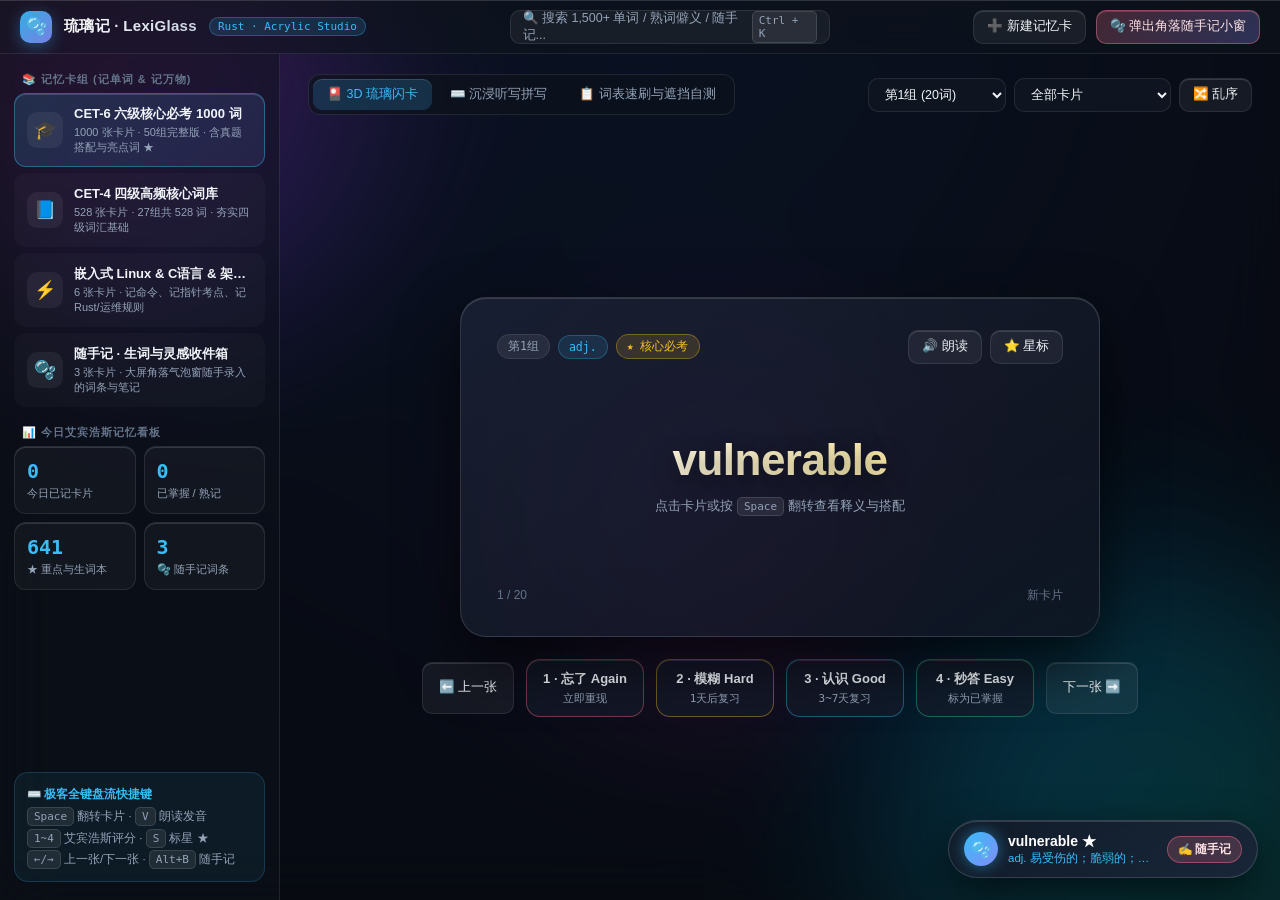
<file: ui/index.html>
<!DOCTYPE html>
<html lang="zh-CN">
<head>
  <meta charset="UTF-8" />
  <meta name="viewport" content="width=device-width, initial-scale=1.0" />
  <title>琉璃记 · LexiGlass — 现代毛玻璃全能记忆工作台</title>
  <link rel="stylesheet" href="styles.css" />
</head>
<body>
  <!-- 网易云音乐 × Codex 极光流体背景层 -->
  <div class="aurora-canvas">
    <div class="aurora-blob b1"></div>
    <div class="aurora-blob b2"></div>
    <div class="aurora-blob b3"></div>
  </div>

  <div class="app-shell">
    <!-- 顶部无边框毛玻璃栏 -->
    <header class="titlebar">
      <div class="brand-group">
        <div class="brand-logo">🫧</div>
        <span class="brand-title">琉璃记 · LexiGlass</span>
        <span class="brand-badge">Rust · Acrylic Studio</span>
      </div>

      <div class="titlebar-center">
        <div class="cmd-search-trigger" id="openCmdPaletteBtn" title="搜索任意四六级单词、熟词僻义或技术卡片">
          <span>🔍 搜索 1,500+ 单词 / 熟词僻义 / 随手记...</span>
          <span class="kbd-tag">Ctrl + K</span>
        </div>
      </div>

      <div class="titlebar-actions">
        <button class="glass-btn" id="openAddCardModalBtn" title="添加单词、命令或任意知识卡片">
          ➕ 新建记忆卡
        </button>
        <button class="glass-btn bubble-launch" id="popoutBubbleWinBtn" title="在大屏幕右下角弹出独立置顶的「随手记」毛玻璃气泡小窗">
          🫧 弹出角落随手记小窗
        </button>
      </div>
    </header>

    <!-- 主工作台 -->
    <div class="workspace">
      <!-- 左侧卡组与统计导航 -->
      <aside class="sidebar">
        <div>
          <div class="sidebar-section-title">
            <span>📚 记忆卡组 (记单词 & 记万物)</span>
          </div>
          <div class="deck-list" id="deckListContainer"></div>
        </div>

        <div>
          <div class="sidebar-section-title">
            <span>📊 今日艾宾浩斯记忆看板</span>
          </div>
          <div class="stats-grid">
            <div class="stat-card">
              <div class="stat-value" id="statTodayCount">0</div>
              <div class="stat-label">今日已记卡片</div>
            </div>
            <div class="stat-card">
              <div class="stat-value" id="statMasteredCount">0</div>
              <div class="stat-label">已掌握 / 熟记</div>
            </div>
            <div class="stat-card">
              <div class="stat-value" id="statStarredCount">0</div>
              <div class="stat-label">★ 重点与生词本</div>
            </div>
            <div class="stat-card">
              <div class="stat-value" id="statJotCount">0</div>
              <div class="stat-label">🫧 随手记词条</div>
            </div>
          </div>
        </div>

        <div style="margin-top: auto; padding: 12px; border-radius: 14px; background: rgba(56,189,248,0.07); border: 1px solid rgba(56,189,248,0.2); font-size: 11.5px; color: var(--text-secondary); line-height: 1.6;">
          <div style="color: var(--accent-cyan); font-weight: 600; margin-bottom: 4px;">⌨️ 极客全键盘流快捷键</div>
          <div><span class="kbd-tag">Space</span> 翻转卡片 · <span class="kbd-tag">V</span> 朗读发音</div>
          <div style="margin-top: 3px;"><span class="kbd-tag">1~4</span> 艾宾浩斯评分 · <span class="kbd-tag">S</span> 标星 ★</div>
          <div style="margin-top: 3px;"><span class="kbd-tag">←/→</span> 上一张/下一张 · <span class="kbd-tag">Alt+B</span> 随手记</div>
        </div>
      </aside>

      <!-- 右侧核心训练舞台 -->
      <main class="main-stage">
        <div class="stage-toolbar">
          <div class="mode-tabs">
            <button class="mode-tab active" data-mode="flashcard">🎴 3D 琉璃闪卡</button>
            <button class="mode-tab" data-mode="dictation">⌨️ 沉浸听写拼写</button>
            <button class="mode-tab" data-mode="grid">📋 词表速刷与遮挡自测</button>
          </div>

          <div class="filter-controls">
            <select class="glass-select" id="groupSelect"></select>
            <select class="glass-select" id="filterSelect">
              <option value="all">全部卡片</option>
              <option value="starred">★ 仅看重点/星标词</option>
              <option value="learning">🔥 待复习 / 模糊词</option>
              <option value="mastered">✅ 已掌握</option>
            </select>
            <button class="glass-btn" id="shuffleCardsBtn" title="乱序洗牌当前组">🔀 乱序</button>
          </div>
        </div>

        <!-- 模式 1：3D 琉璃闪卡 -->
        <section class="flashcard-arena" id="flashcardPanel">
          <div class="card-perspective">
            <div class="glass-flashcard" id="mainFlashcard">
              <!-- 正面 -->
              <div class="flashcard-face flashcard-front">
                <div class="card-top-bar">
                  <div class="card-badges">
                    <span class="pill-badge" id="cardGroupBadge">第1组</span>
                    <span class="pill-badge pos" id="cardPosBadge">adj.</span>
                    <span class="pill-badge star" id="cardStarBadge" style="display:none;">★ 核心必考</span>
                  </div>
                  <div style="display:flex; gap:8px;">
                    <button class="glass-btn" id="speakWordBtn" title="真题发音 (快捷键 V)">🔊 朗读</button>
                    <button class="glass-btn" id="toggleStarBtn" title="加入/取消重点星标 (快捷键 S)">⭐ 星标</button>
                  </div>
                </div>

                <div class="card-center-content">
                  <div class="word-main" id="cardFrontText">vulnerable</div>
                  <div style="margin-top: 12px; font-size: 13px; color: var(--text-secondary);" id="cardFrontHint">
                    点击卡片或按 <span class="kbd-tag">Space</span> 翻转查看释义与搭配
                  </div>
                </div>

                <div class="card-bottom-bar">
                  <span id="cardProgressText">1 / 20</span>
                  <span id="cardStatusText">状态：新词</span>
                </div>
              </div>

              <!-- 背面 -->
              <div class="flashcard-face flashcard-back">
                <div class="card-top-bar">
                  <div class="card-badges">
                    <span class="pill-badge pos" id="cardBackPosBadge">adj.</span>
                    <span class="pill-badge" id="cardIntervalBadge">复习间隔: 今日</span>
                  </div>
                  <button class="glass-btn" id="speakWordBackBtn">🔊 再听一遍</button>
                </div>

                <div class="card-center-content">
                  <div style="font-size: 26px; font-weight: 700; color: #fff;" id="cardBackWord">vulnerable</div>
                  <div class="meaning-main" id="cardBackMeaning">易受伤的；脆弱的；易受影响的（be vulnerable to）</div>
                  <div class="card-note-box" id="cardBackNote" style="display:none;"></div>
                </div>

                <div class="card-bottom-bar">
                  <span>按数字键 <span class="kbd-tag">1</span> ~ <span class="kbd-tag">4</span> 记录记忆程度</span>
                  <span>SM-2 艾宾浩斯智能调度</span>
                </div>
              </div>
            </div>
          </div>

          <!-- 底部艾宾浩斯四档反馈栏 -->
          <div class="rating-bar">
            <button class="glass-btn" id="prevCardBtn" style="height:52px; padding:0 16px;">⬅️ 上一张</button>
            <button class="rate-btn again" data-grade="1">
              <span class="rate-title">1 · 忘了 Again</span>
              <span class="rate-sub">立即重现</span>
            </button>
            <button class="rate-btn hard" data-grade="2">
              <span class="rate-title">2 · 模糊 Hard</span>
              <span class="rate-sub">1天后复习</span>
            </button>
            <button class="rate-btn good" data-grade="3">
              <span class="rate-title">3 · 认识 Good</span>
              <span class="rate-sub">3~7天复习</span>
            </button>
            <button class="rate-btn easy" data-grade="4">
              <span class="rate-title">4 · 秒答 Easy</span>
              <span class="rate-sub">标为已掌握</span>
            </button>
            <button class="glass-btn" id="nextCardBtn" style="height:52px; padding:0 16px;">下一张 ➡️</button>
          </div>
        </section>

        <!-- 模式 2：沉浸听写拼写模式 -->
        <section class="dictation-panel" id="dictationPanel">
          <div class="dictation-box">
            <div class="pill-badge pos" id="dictPosBadge" style="display:inline-block; margin-bottom:12px;">adj.</div>
            <div style="font-size: 24px; font-weight: 700; color: #fff;" id="dictMeaningText">
              易受伤的；脆弱的；易受影响的
            </div>
            <div style="margin-top: 10px;">
              <button class="glass-btn" id="dictSpeakBtn">🔊 播放单词发音</button>
              <button class="glass-btn" id="dictHintBtn">💡 提示首字母</button>
            </div>
            <input type="text" class="dictation-input" id="dictInput" placeholder="输入英文单词或命令后按 Enter 校验..." autocomplete="off" />
            <div id="dictFeedback" style="margin-top: 14px; font-size: 14px; min-height: 22px;"></div>
          </div>
        </section>

        <!-- 模式 3：瀑布流词表与遮挡自测 -->
        <section class="grid-panel" id="gridPanel">
          <div style="display:flex; gap:10px; margin-bottom:12px;">
            <button class="glass-btn" id="maskMeaningBtn">🙈 遮住中文释义自测（悬停显示）</button>
            <button class="glass-btn" id="maskWordBtn">🙈 遮住正面默写（悬停显示）</button>
          </div>
          <div class="vocab-table-scroll">
            <table class="vocab-table">
              <thead>
                <tr>
                  <th style="width: 60px;">#</th>
                  <th style="width: 240px;">正面（单词 / 问题 / 命令）</th>
                  <th style="width: 90px;">词性/分类</th>
                  <th>背面（中文释义 / 详解 / 搭配）</th>
                  <th style="width: 100px;">状态</th>
                </tr>
              </thead>
              <tbody id="vocabTableBody"></tbody>
            </table>
          </div>
        </section>
      </main>
    </div>
  </div>

  <!-- ===== 大屏角落「随手记」悬浮气泡组件（内嵌联动 + 可独立弹出角落窗口） ===== -->
  <div class="corner-bubble-dock" id="cornerBubbleDock">
    <!-- 展开态：随手记毛玻璃输入浮层 -->
    <div class="bubble-popover" id="bubblePopover">
      <div class="popover-header">
        <div class="popover-title">
          <span>🫧 随手记 · Quick Jot</span>
          <span class="brand-badge">自动查词 & 记万物</span>
        </div>
        <div style="display:flex; gap:6px;">
          <button class="glass-btn" id="openStandaloneBubbleBtn" style="height:26px; padding:0 8px; font-size:11px;" title="弹出为大屏右下角独立小窗口">↗ 独立窗</button>
          <button class="glass-btn" id="closePopoverBtn" style="height:26px; padding:0 8px; font-size:11px;">✕</button>
        </div>
      </div>

      <div class="jot-form">
        <input type="text" class="jot-input" id="jotWordInput" placeholder="输入生词(自动补全释义) 或 任意笔记/命令..." autocomplete="off" />
        <input type="text" class="jot-input" id="jotTransInput" placeholder="释义 / 备注（若填四六级词会自动匹配）" autocomplete="off" />
        <div class="jot-row">
          <select class="glass-select" id="jotTagSelect" style="flex:1; height:32px;">
            <option value="#六级生词">#六级生词</option>
            <option value="#熟词僻义">#熟词僻义</option>
            <option value="#Linux与C语言">#Linux与C语言</option>
            <option value="#灵感与待办">#灵感与待办</option>
          </select>
          <button class="glass-btn primary" id="saveJotBtn" style="height:32px;">➕ 随手记下</button>
        </div>
      </div>

      <div style="font-size: 11px; color: var(--text-muted); display:flex; justify-content:space-between;">
        <span>最近随手记（点击 🔊 发音 / ➕ 转入闪卡）</span>
        <span id="jotTotalBadge">0 条</span>
      </div>
      <div class="jot-list" id="jotListContainer"></div>
    </div>

    <!-- 折叠态：大屏角落迷你单词漫游胶囊 -->
    <div class="bubble-mini-pill" id="bubbleMiniPill" title="点击展开「随手记」面板，或点击词条切换下一个">
      <div class="orb-pulse">🫧</div>
      <div class="ticker-content" id="bubbleTickerArea">
        <div class="ticker-word" id="tickerWord">unprecedented ★</div>
        <div class="ticker-meaning" id="tickerMeaning">adj. 史无前例的；空前的</div>
      </div>
      <button class="pill-quick-btn" id="toggleJotPopoverBtn">✍️ 随手记</button>
    </div>
  </div>

  <!-- ===== 模态框 1：Ctrl+K 全局搜索面板 ===== -->
  <div class="modal-backdrop" id="cmdModal">
    <div class="modal-glass">
      <div style="display:flex; justify-content:space-between; align-items:center;">
        <span style="font-weight:700; font-size:15px;">🔍 全局检索（1,534 张四六级词汇与技术卡）</span>
        <button class="glass-btn" id="closeCmdModalBtn" style="height:28px;">ESC</button>
      </div>
      <input type="text" class="jot-input" id="cmdSearchInput" placeholder="输入英文单词、中文意思或 Linux/C语言关键词..." style="font-size:15px; padding:12px;" />
      <div class="jot-list" id="cmdSearchResults" style="max-height: 320px;"></div>
    </div>
  </div>

  <!-- ===== 模态框 2：新建任意记忆卡（记单词 / 记命令 / 记其它） ===== -->
  <div class="modal-backdrop" id="addCardModal">
    <div class="modal-glass">
      <div style="display:flex; justify-content:space-between; align-items:center;">
        <span style="font-weight:700; font-size:15px;">➕ 新建记忆卡片（记单词 / 记技术 / 记万物）</span>
        <button class="glass-btn" id="closeAddCardModalBtn" style="height:28px;">✕</button>
      </div>
      <select class="glass-select" id="newCardDeckSelect" style="width:100%; height:38px;"></select>
      <input type="text" class="jot-input" id="newCardFront" placeholder="卡片正面：英文单词 / 技术问题 / Linux命令" />
      <input type="text" class="jot-input" id="newCardPos" placeholder="词性或分类标签（如 adj. / C语言 / 运维规则）" />
      <input type="text" class="jot-input" id="newCardBack" placeholder="卡片背面：中文释义 / 答案详解" />
      <input type="text" class="jot-input" id="newCardNote" placeholder="补充笔记 / 真题搭配 / 代码示例（选填）" />
      <div style="display:flex; justify-content:flex-end; gap:10px; margin-top:6px;">
        <button class="glass-btn primary" id="confirmAddCardBtn">💾 保存到卡组</button>
      </div>
    </div>
  </div>

  <script src="data/builtin_decks.js"></script>
  <script src="app.js"></script>
</body>
</html>
</file>
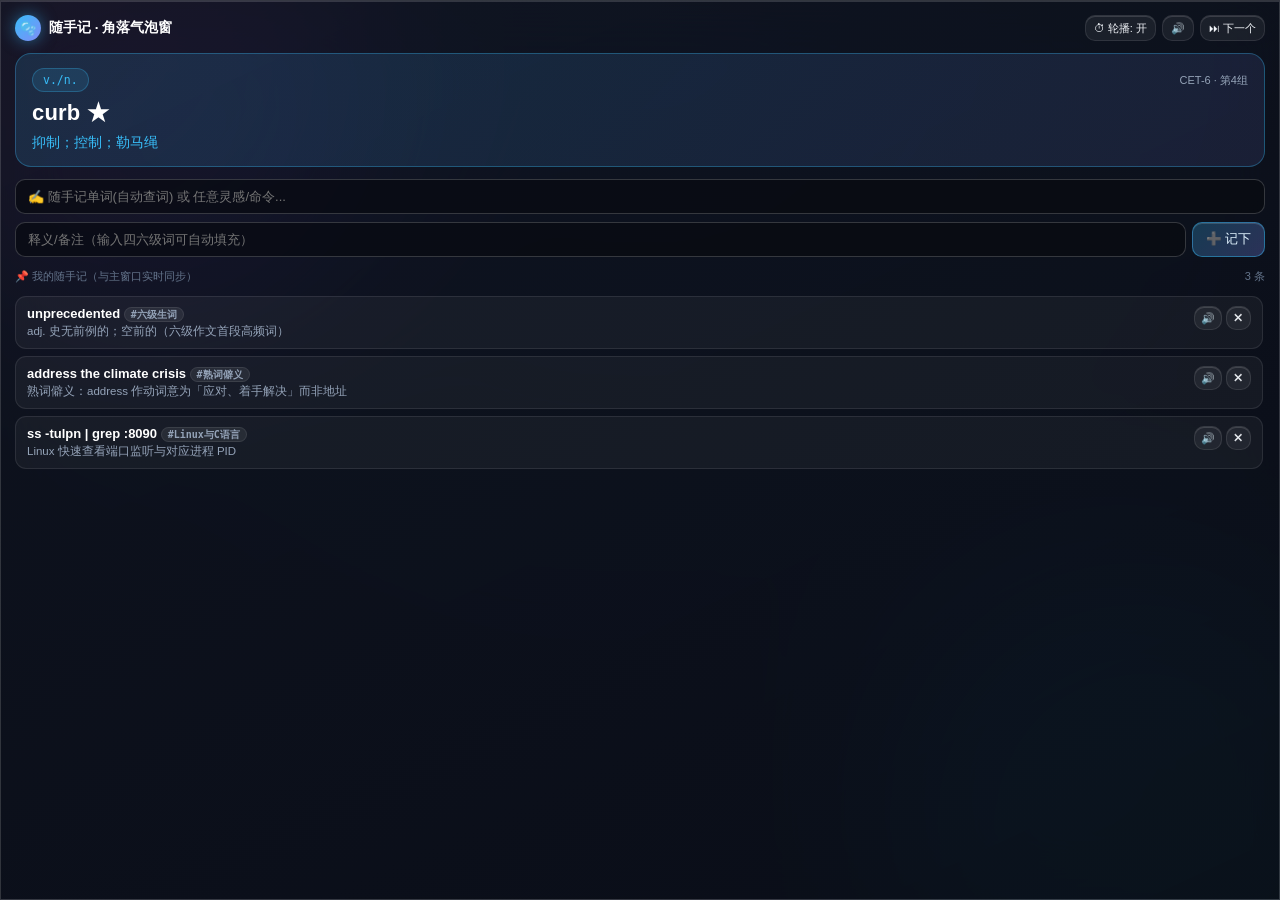
<file: ui/bubble.html>
<!DOCTYPE html>
<html lang="zh-CN">
<head>
  <meta charset="UTF-8" />
  <meta name="viewport" content="width=device-width, initial-scale=1.0" />
  <title>随手记 · LexiGlass 大屏角落气泡窗</title>
  <link rel="stylesheet" href="styles.css" />
  <style>
    body {
      background: transparent;
      display: flex;
      flex-direction: column;
      height: 100vh;
      padding: 0;
    }
    .bubble-win-shell {
      flex: 1;
      display: flex;
      flex-direction: column;
      background: linear-gradient(155deg, rgba(16, 21, 33, 0.90), rgba(10, 14, 24, 0.95));
      backdrop-filter: blur(28px) saturate(190%);
      -webkit-backdrop-filter: blur(28px) saturate(190%);
      border: 1px solid rgba(255, 255, 255, 0.16);
      box-shadow: inset 0 1px 0 rgba(255, 255, 255, 0.15);
      padding: 14px;
      gap: 12px;
      overflow: hidden;
    }
    .mini-card-stage {
      padding: 14px 16px;
      border-radius: 16px;
      background: linear-gradient(135deg, rgba(56, 189, 248, 0.14), rgba(129, 140, 248, 0.12));
      border: 1px solid rgba(56, 189, 248, 0.32);
      display: flex;
      flex-direction: column;
      gap: 6px;
      cursor: pointer;
      transition: all 0.2s;
    }
    .mini-card-stage:hover {
      border-color: rgba(56, 189, 248, 0.6);
    }
  </style>
</head>
<body>
  <div class="aurora-canvas">
    <div class="aurora-blob b1"></div>
    <div class="aurora-blob b2"></div>
  </div>

  <div class="bubble-win-shell">
    <!-- 顶部拖拽与控制栏 -->
    <div style="display:flex; align-items:center; justify-content:space-between; -webkit-app-region: drag;">
      <div style="display:flex; align-items:center; gap:8px;">
        <div class="orb-pulse" style="width:26px; height:26px; font-size:13px;">🫧</div>
        <span style="font-size:13.5px; font-weight:700; color:#fff;">随手记 · 角落气泡窗</span>
      </div>
      <div style="display:flex; gap:6px; -webkit-app-region: no-drag;">
        <button class="glass-btn" id="bAutoPlayBtn" style="height:26px; padding:0 8px; font-size:11px;">⏱ 轮播: 开</button>
        <button class="glass-btn" id="bSpeakBtn" style="height:26px; padding:0 8px; font-size:11px;">🔊</button>
        <button class="glass-btn" id="bNextWordBtn" style="height:26px; padding:0 8px; font-size:11px;">⏭ 下一个</button>
      </div>
    </div>

    <!-- 角落单词漫游胶囊（点击切换释义模糊/清晰，悬停记单词） -->
    <div class="mini-card-stage" id="bMiniStage" title="点击朗读并切换下一个六级核心词">
      <div style="display:flex; justify-content:space-between; align-items:center;">
        <span class="pill-badge pos" id="bPos">adj.</span>
        <span style="font-size:11px; color:var(--text-secondary);" id="bGroup">CET-6 · 第1组</span>
      </div>
      <div style="font-size:22px; font-weight:800; color:#fff; letter-spacing:0.2px;" id="bWord">vulnerable ★</div>
      <div style="font-size:13.5px; color:var(--accent-cyan); font-weight:500;" id="bMeaning">易受伤的；脆弱的；易受影响的（be vulnerable to）</div>
    </div>

    <!-- 随手记极速输入框（记单词 / 记命令 / 记灵感） -->
    <div class="jot-form">
      <input type="text" class="jot-input" id="bJotWord" placeholder="✍️ 随手记单词(自动查词) 或 任意灵感/命令..." autocomplete="off" />
      <div class="jot-row">
        <input type="text" class="jot-input" id="bJotTrans" placeholder="释义/备注（输入四六级词可自动填充）" style="flex:1;" autocomplete="off" />
        <button class="glass-btn primary" id="bSaveJotBtn" style="height:35px; flex-shrink:0;">➕ 记下</button>
      </div>
    </div>

    <!-- 随手记实时列表 -->
    <div style="font-size:11px; color:var(--text-muted); display:flex; justify-content:space-between;">
      <span>📌 我的随手记（与主窗口实时同步）</span>
      <span id="bJotCount">0 条</span>
    </div>
    <div class="jot-list" id="bJotList" style="max-height:none; flex:1;"></div>
  </div>

  <script src="data/builtin_decks.js"></script>
  <script>
    const STORAGE_KEY = "LEXIGLASS_STATE_V1";
    const syncChannel = typeof BroadcastChannel !== "undefined" ? new BroadcastChannel("lexiglass_sync") : null;
    const builtinCards = window.LEXIGLASS_BUILTIN_CARDS || [];

    function loadState() {
      try {
        const raw = localStorage.getItem(STORAGE_KEY);
        if (raw) return JSON.parse(raw);
      } catch (e) {}
      return {
        quick_jots: [
          { id: "jot-1", content: "unprecedented", translation: "adj. 史无前例的；空前的", pos: "adj.", tag: "#六级生词", created_at: "今日" },
          { id: "jot-2", content: "address the crisis", translation: "熟词僻义：address v. 解决、应对（危机）", pos: "v.", tag: "#熟词僻义", created_at: "今日" }
        ]
      };
    }

    let state = loadState();
    let tickerIdx = Math.floor(Math.random() * Math.min(200, builtinCards.length));
    let autoPlay = true;

    function speakText(text) {
      if (!("speechSynthesis" in window)) return;
      window.speechSynthesis.cancel();
      const u = new SpeechSynthesisUtterance(text.replace(/★/g, "").trim());
      u.lang = "en-US";
      u.rate = 0.95;
      window.speechSynthesis.speak(u);
    }

    function renderTicker() {
      if (!builtinCards.length) return;
      const c = builtinCards[tickerIdx % builtinCards.length];
      document.getElementById("bPos").textContent = c.pos || "vocab";
      document.getElementById("bGroup").textContent = (c.deck_id === "cet6-core" ? "CET-6 · " : "") + (c.group_name || "");
      document.getElementById("bWord").textContent = c.front + (c.starred ? " ★" : "");
      document.getElementById("bMeaning").textContent = c.back;
    }

    function renderJots() {
      state = loadState();
      const jots = state.quick_jots || [];
      document.getElementById("bJotCount").textContent = jots.length + " 条";
      const container = document.getElementById("bJotList");
      container.innerHTML = jots.map(j => `
        <div class="jot-card">
          <div class="jot-card-main">
            <div class="jot-card-word">${j.content} <span class="pill-badge" style="font-size:10px; padding:1px 6px;">${j.tag || "#随手记"}</span></div>
            <div class="jot-card-trans">${j.translation}</div>
          </div>
          <div style="display:flex; gap:4px;">
            <button class="glass-btn" style="height:24px; padding:0 6px; font-size:11px;" onclick="speakText('${j.content.replace(/'/g, "")}')">🔊</button>
            <button class="glass-btn" style="height:24px; padding:0 6px; font-size:11px;" onclick="removeJot('${j.id}')">✕</button>
          </div>
        </div>
      `).join("");
    }

    window.removeJot = function(id) {
      state = loadState();
      state.quick_jots = (state.quick_jots || []).filter(j => j.id !== id);
      localStorage.setItem(STORAGE_KEY, JSON.stringify(state));
      if (syncChannel) syncChannel.postMessage({ type: "sync" });
      renderJots();
    };

    document.getElementById("bJotWord").addEventListener("input", (e) => {
      const val = e.target.value.trim().toLowerCase();
      if (!val) return;
      const found = builtinCards.find(c => c.front.toLowerCase() === val);
      if (found) {
        document.getElementById("bJotTrans").value = `${found.pos ? found.pos + " " : ""}${found.back}`;
      }
    });

    function addJot() {
      const wInput = document.getElementById("bJotWord");
      const tInput = document.getElementById("bJotTrans");
      const word = wInput.value.trim();
      if (!word) return;
      let trans = tInput.value.trim();
      if (!trans) {
        const found = builtinCards.find(c => c.front.toLowerCase() === word.toLowerCase());
        trans = found ? `${found.pos || ""} ${found.back}` : "随手记条目";
      }
      state = loadState();
      state.quick_jots = state.quick_jots || [];
      state.quick_jots.unshift({
        id: "jot-" + Date.now(),
        content: word,
        translation: trans,
        pos: "随手记",
        tag: /^[a-zA-Z\s\-]+$/.test(word) ? "#六级生词" : "#随手记",
        created_at: new Date().toLocaleTimeString([], { hour: "2-digit", minute: "2-digit" })
      });
      localStorage.setItem(STORAGE_KEY, JSON.stringify(state));
      if (syncChannel) syncChannel.postMessage({ type: "sync" });
      wInput.value = "";
      tInput.value = "";
      renderJots();
    }

    document.getElementById("bSaveJotBtn").addEventListener("click", addJot);
    document.getElementById("bJotWord").addEventListener("keydown", e => { if (e.key === "Enter") addJot(); });
    document.getElementById("bJotTrans").addEventListener("keydown", e => { if (e.key === "Enter") addJot(); });

    document.getElementById("bNextWordBtn").addEventListener("click", () => {
      tickerIdx = (tickerIdx + 1) % builtinCards.length;
      renderTicker();
    });
    document.getElementById("bSpeakBtn").addEventListener("click", () => {
      const c = builtinCards[tickerIdx % builtinCards.length];
      if (c) speakText(c.front);
    });
    document.getElementById("bMiniStage").addEventListener("click", () => {
      const c = builtinCards[tickerIdx % builtinCards.length];
      if (c) speakText(c.front);
      tickerIdx = (tickerIdx + 1) % builtinCards.length;
      renderTicker();
    });
    document.getElementById("bAutoPlayBtn").addEventListener("click", (e) => {
      autoPlay = !autoPlay;
      e.target.textContent = autoPlay ? "⏱ 轮播: 开" : "⏱ 轮播: 停";
    });

    setInterval(() => {
      if (autoPlay) {
        tickerIdx = (tickerIdx + 1) % builtinCards.length;
        renderTicker();
      }
    }, 8000);

    if (syncChannel) {
      syncChannel.onmessage = () => renderJots();
    }
    window.addEventListener("storage", () => renderJots());

    renderTicker();
    renderJots();
  </script>
</body>
</html>
</file>
<file: ui/styles.css>
:root {
  --bg-deep: #07090e;
  --glass-bg: rgba(16, 20, 30, 0.68);
  --glass-bg-elevated: rgba(24, 30, 44, 0.76);
  --glass-bg-card: rgba(28, 35, 52, 0.62);
  --glass-hover: rgba(42, 52, 76, 0.65);
  --glass-border: rgba(255, 255, 255, 0.09);
  --glass-border-bright: rgba(255, 255, 255, 0.18);
  --glass-highlight: inset 0 1px 0 rgba(255, 255, 255, 0.14);
  --text-primary: #f1f5f9;
  --text-secondary: #94a3b8;
  --text-muted: #64748b;
  --accent-cyan: #38bdf8;
  --accent-indigo: #818cf8;
  --accent-rose: #fb7185;
  --accent-emerald: #34d399;
  --accent-amber: #fbbf24;
  --shadow-lg: 0 24px 60px rgba(0, 0, 0, 0.65);
  --radius-xl: 22px;
  --radius-lg: 16px;
  --radius-md: 12px;
  --font-sans: "Inter", -apple-system, BlinkMacSystemFont, "Segoe UI", "PingFang SC", "Microsoft YaHei", sans-serif;
  --font-mono: "JetBrains Mono", "Cascadia Code", "Consolas", monospace;
}

* {
  margin: 0;
  padding: 0;
  box-sizing: border-box;
  user-select: none;
}

html, body {
  width: 100%;
  height: 100%;
  background: var(--bg-deep);
  color: var(--text-primary);
  font-family: var(--font-sans);
  overflow: hidden;
  -webkit-font-smoothing: antialiased;
}

/* ===== 网易云音乐 × Codex 极光流体背景光斑 ===== */
.aurora-canvas {
  position: fixed;
  inset: 0;
  z-index: 0;
  overflow: hidden;
  pointer-events: none;
  background: radial-gradient(circle at 50% 0%, #111827 0%, #07090e 75%);
}

.aurora-blob {
  position: absolute;
  border-radius: 50%;
  filter: blur(85px);
  opacity: 0.42;
  animation: floatAurora 18s ease-in-out infinite alternate;
}

.aurora-blob.b1 {
  width: 480px;
  height: 480px;
  background: linear-gradient(135deg, #ec4899, #6366f1);
  top: -140px;
  left: -100px;
}

.aurora-blob.b2 {
  width: 520px;
  height: 520px;
  background: linear-gradient(135deg, #0ea5e9, #10b981);
  bottom: -180px;
  right: -120px;
  animation-delay: -6s;
}

.aurora-blob.b3 {
  width: 360px;
  height: 360px;
  background: linear-gradient(135deg, #8b5cf6, #ec4899);
  top: 38%;
  left: 42%;
  opacity: 0.25;
  animation-delay: -11s;
}

@keyframes floatAurora {
  0% { transform: translate(0, 0) scale(1); }
  50% { transform: translate(35px, -25px) scale(1.08); }
  100% { transform: translate(-25px, 30px) scale(0.95); }
}

/* ===== 顶层毛玻璃应用容器 ===== */
.app-shell {
  position: relative;
  z-index: 1;
  width: 100vw;
  height: 100vh;
  display: flex;
  flex-direction: column;
  backdrop-filter: blur(28px) saturate(180%);
  -webkit-backdrop-filter: blur(28px) saturate(180%);
  background: rgba(10, 13, 20, 0.55);
}

/* ===== 顶部极简毛玻璃标题栏 ===== */
.titlebar {
  height: 54px;
  padding: 0 20px;
  display: flex;
  align-items: center;
  justify-content: space-between;
  border-bottom: 1px solid var(--glass-border);
  background: rgba(15, 19, 29, 0.58);
  box-shadow: var(--glass-highlight);
  -webkit-app-region: drag;
}

.brand-group {
  display: flex;
  align-items: center;
  gap: 12px;
}

.brand-logo {
  width: 32px;
  height: 32px;
  border-radius: 10px;
  background: linear-gradient(135deg, rgba(56, 189, 248, 0.9), rgba(129, 140, 248, 0.9));
  display: flex;
  align-items: center;
  justify-content: center;
  font-size: 17px;
  box-shadow: 0 4px 16px rgba(56, 189, 248, 0.35);
}

.brand-title {
  font-size: 15px;
  font-weight: 700;
  letter-spacing: 0.3px;
  background: linear-gradient(90deg, #fff, #cbd5e1);
  -webkit-background-clip: text;
  -webkit-text-fill-color: transparent;
}

.brand-badge {
  font-family: var(--font-mono);
  font-size: 11px;
  padding: 2px 8px;
  border-radius: 999px;
  background: rgba(56, 189, 248, 0.14);
  border: 1px solid rgba(56, 189, 248, 0.3);
  color: var(--accent-cyan);
}

.titlebar-center {
  display: flex;
  align-items: center;
  gap: 10px;
  -webkit-app-region: no-drag;
}

.cmd-search-trigger {
  width: 320px;
  height: 34px;
  padding: 0 12px;
  border-radius: 10px;
  background: rgba(255, 255, 255, 0.05);
  border: 1px solid var(--glass-border);
  color: var(--text-secondary);
  display: flex;
  align-items: center;
  justify-content: space-between;
  font-size: 12.5px;
  cursor: pointer;
  transition: all 0.2s;
}

.cmd-search-trigger:hover {
  background: rgba(255, 255, 255, 0.09);
  border-color: var(--glass-border-bright);
  color: var(--text-primary);
}

.kbd-tag {
  font-family: var(--font-mono);
  font-size: 11px;
  padding: 2px 6px;
  border-radius: 5px;
  background: rgba(255, 255, 255, 0.08);
  border: 1px solid rgba(255, 255, 255, 0.12);
  color: var(--text-secondary);
}

.titlebar-actions {
  display: flex;
  align-items: center;
  gap: 10px;
  -webkit-app-region: no-drag;
}

.glass-btn {
  height: 34px;
  padding: 0 13px;
  border-radius: 10px;
  border: 1px solid var(--glass-border);
  background: rgba(255, 255, 255, 0.06);
  box-shadow: var(--glass-highlight);
  color: var(--text-primary);
  font-size: 12.5px;
  font-weight: 500;
  display: inline-flex;
  align-items: center;
  gap: 6px;
  cursor: pointer;
  transition: all 0.2s cubic-bezier(0.22, 1, 0.36, 1);
}

.glass-btn:hover {
  background: rgba(255, 255, 255, 0.12);
  border-color: var(--glass-border-bright);
  transform: translateY(-1px);
}

.glass-btn.primary {
  background: linear-gradient(135deg, rgba(56, 189, 248, 0.25), rgba(129, 140, 248, 0.28));
  border-color: rgba(56, 189, 248, 0.45);
  color: #e0f2fe;
}

.glass-btn.bubble-launch {
  background: linear-gradient(135deg, rgba(251, 113, 133, 0.24), rgba(129, 140, 248, 0.28));
  border-color: rgba(251, 113, 133, 0.45);
  color: #ffe4e6;
}

/* ===== 主体双栏工作台 ===== */
.workspace {
  flex: 1;
  display: grid;
  grid-template-columns: 280px 1fr;
  min-height: 0;
}

/* ===== 左侧毛玻璃导航栏 ===== */
.sidebar {
  border-right: 1px solid var(--glass-border);
  background: rgba(13, 17, 26, 0.48);
  padding: 18px 14px;
  display: flex;
  flex-direction: column;
  gap: 18px;
  overflow-y: auto;
}

.sidebar-section-title {
  font-size: 11px;
  font-weight: 600;
  text-transform: uppercase;
  letter-spacing: 1px;
  color: var(--text-muted);
  padding: 0 8px;
  margin-bottom: 6px;
  display: flex;
  align-items: center;
  justify-content: space-between;
}

.deck-list {
  display: flex;
  flex-direction: column;
  gap: 6px;
}

.deck-item {
  padding: 11px 12px;
  border-radius: var(--radius-md);
  border: 1px solid transparent;
  background: rgba(255, 255, 255, 0.025);
  cursor: pointer;
  display: flex;
  align-items: center;
  gap: 11px;
  transition: all 0.2s;
}

.deck-item:hover {
  background: rgba(255, 255, 255, 0.06);
  border-color: var(--glass-border);
}

.deck-item.active {
  background: linear-gradient(135deg, rgba(56, 189, 248, 0.16), rgba(129, 140, 248, 0.12));
  border-color: rgba(56, 189, 248, 0.4);
  box-shadow: var(--glass-highlight);
}

.deck-icon {
  width: 36px;
  height: 36px;
  border-radius: 10px;
  background: rgba(255, 255, 255, 0.06);
  display: flex;
  align-items: center;
  justify-content: center;
  font-size: 18px;
  flex-shrink: 0;
}

.deck-info {
  flex: 1;
  min-width: 0;
}

.deck-name {
  font-size: 13px;
  font-weight: 600;
  color: var(--text-primary);
  white-space: nowrap;
  overflow: hidden;
  text-overflow: ellipsis;
}

.deck-meta {
  font-size: 11px;
  color: var(--text-secondary);
  margin-top: 2px;
}

/* 统计仪表板小卡片 */
.stats-grid {
  display: grid;
  grid-template-columns: 1fr 1fr;
  gap: 8px;
}

.stat-card {
  padding: 12px;
  border-radius: var(--radius-md);
  background: rgba(255, 255, 255, 0.035);
  border: 1px solid var(--glass-border);
  box-shadow: var(--glass-highlight);
}

.stat-value {
  font-family: var(--font-mono);
  font-size: 20px;
  font-weight: 700;
  color: var(--accent-cyan);
}

.stat-label {
  font-size: 11px;
  color: var(--text-secondary);
  margin-top: 3px;
}

/* ===== 右侧主舞台 ===== */
.main-stage {
  display: flex;
  flex-direction: column;
  padding: 20px 28px;
  min-height: 0;
  overflow: hidden;
  position: relative;
}

.stage-toolbar {
  display: flex;
  align-items: center;
  justify-content: space-between;
  gap: 12px;
  margin-bottom: 18px;
  flex-wrap: wrap;
}

.mode-tabs {
  display: flex;
  gap: 4px;
  padding: 4px;
  border-radius: 12px;
  background: rgba(15, 19, 29, 0.65);
  border: 1px solid var(--glass-border);
}

.mode-tab {
  padding: 7px 14px;
  border-radius: 9px;
  border: none;
  background: transparent;
  color: var(--text-secondary);
  font-size: 12.5px;
  font-weight: 500;
  cursor: pointer;
  transition: all 0.2s;
}

.mode-tab.active {
  background: rgba(56, 189, 248, 0.18);
  color: var(--accent-cyan);
  box-shadow: var(--glass-highlight);
}

.filter-controls {
  display: flex;
  align-items: center;
  gap: 8px;
}

.glass-select {
  height: 34px;
  padding: 0 12px;
  border-radius: 10px;
  border: 1px solid var(--glass-border);
  background: rgba(18, 23, 35, 0.85);
  color: var(--text-primary);
  font-size: 12.5px;
  outline: none;
  cursor: pointer;
}

/* ===== 3D 琉璃闪卡区域 ===== */
.flashcard-arena {
  flex: 1;
  display: flex;
  flex-direction: column;
  align-items: center;
  justify-content: center;
  min-height: 0;
  gap: 22px;
}

.card-perspective {
  width: 100%;
  max-width: 640px;
  height: 340px;
  perspective: 1200px;
}

.glass-flashcard {
  width: 100%;
  height: 100%;
  position: relative;
  transform-style: preserve-3d;
  transition: transform 0.55s cubic-bezier(0.22, 1, 0.36, 1);
  cursor: pointer;
}

.glass-flashcard.is-flipped {
  transform: rotateY(180deg);
}

.flashcard-face {
  position: absolute;
  inset: 0;
  backface-visibility: hidden;
  -webkit-backface-visibility: hidden;
  border-radius: 26px;
  padding: 32px 36px;
  background: linear-gradient(145deg, rgba(30, 38, 58, 0.72), rgba(16, 20, 32, 0.82));
  border: 1px solid rgba(255, 255, 255, 0.13);
  box-shadow: var(--shadow-lg), var(--glass-highlight);
  display: flex;
  flex-direction: column;
  justify-content: space-between;
}

.flashcard-back {
  transform: rotateY(180deg);
  background: linear-gradient(145deg, rgba(25, 36, 58, 0.82), rgba(15, 23, 40, 0.9));
  border-color: rgba(56, 189, 248, 0.32);
}

.card-top-bar {
  display: flex;
  align-items: center;
  justify-content: space-between;
}

.card-badges {
  display: flex;
  align-items: center;
  gap: 8px;
}

.pill-badge {
  font-family: var(--font-mono);
  font-size: 11.5px;
  padding: 4px 10px;
  border-radius: 999px;
  background: rgba(255, 255, 255, 0.07);
  border: 1px solid var(--glass-border);
  color: var(--text-secondary);
}

.pill-badge.pos {
  color: var(--accent-cyan);
  background: rgba(56, 189, 248, 0.12);
  border-color: rgba(56, 189, 248, 0.28);
}

.pill-badge.star {
  color: var(--accent-amber);
  background: rgba(251, 191, 36, 0.14);
  border-color: rgba(251, 191, 36, 0.35);
}

.card-center-content {
  text-align: center;
  margin: auto 0;
  user-select: text;
}

.word-main {
  font-size: 44px;
  font-weight: 800;
  letter-spacing: -0.5px;
  color: #ffffff;
  text-shadow: 0 6px 24px rgba(0, 0, 0, 0.45);
  word-break: break-word;
}

.word-main.starred {
  background: linear-gradient(90deg, #ffffff, #fde68a);
  -webkit-background-clip: text;
  -webkit-text-fill-color: transparent;
}

.meaning-main {
  font-size: 25px;
  font-weight: 600;
  color: var(--accent-cyan);
  line-height: 1.5;
  margin-top: 10px;
}

.card-note-box {
  margin-top: 16px;
  padding: 10px 14px;
  border-radius: 12px;
  background: rgba(255, 255, 255, 0.05);
  border: 1px solid var(--glass-border);
  font-size: 13px;
  color: var(--text-secondary);
  line-height: 1.5;
}

.card-bottom-bar {
  display: flex;
  align-items: center;
  justify-content: space-between;
  font-size: 12px;
  color: var(--text-muted);
}

/* 艾宾浩斯四档评分按钮栏 */
.rating-bar {
  display: flex;
  align-items: center;
  gap: 12px;
}

.rate-btn {
  min-width: 118px;
  padding: 10px 16px;
  border-radius: 14px;
  border: 1px solid var(--glass-border);
  background: rgba(22, 28, 42, 0.72);
  box-shadow: var(--glass-highlight);
  color: var(--text-primary);
  cursor: pointer;
  display: flex;
  flex-direction: column;
  align-items: center;
  gap: 3px;
  transition: all 0.2s;
}

.rate-btn:hover {
  transform: translateY(-2px);
  border-color: var(--glass-border-bright);
}

.rate-btn.again { border-color: rgba(251, 113, 133, 0.4); }
.rate-btn.again:hover { background: rgba(251, 113, 133, 0.18); }
.rate-btn.hard { border-color: rgba(251, 191, 36, 0.4); }
.rate-btn.hard:hover { background: rgba(251, 191, 36, 0.18); }
.rate-btn.good { border-color: rgba(56, 189, 248, 0.4); }
.rate-btn.good:hover { background: rgba(56, 189, 248, 0.18); }
.rate-btn.easy { border-color: rgba(52, 211, 153, 0.4); }
.rate-btn.easy:hover { background: rgba(52, 211, 153, 0.18); }

.rate-title { font-size: 13px; font-weight: 600; }
.rate-sub { font-family: var(--font-mono); font-size: 11px; color: var(--text-secondary); }

/* ===== 听写模式与词表模式 ===== */
.dictation-panel, .grid-panel {
  flex: 1;
  display: none;
  flex-direction: column;
  min-height: 0;
}

.dictation-panel.active, .grid-panel.active {
  display: flex;
}

.dictation-box {
  max-width: 600px;
  width: 100%;
  margin: auto;
  padding: 32px;
  border-radius: 24px;
  background: var(--glass-bg-elevated);
  border: 1px solid var(--glass-border);
  box-shadow: var(--shadow-lg), var(--glass-highlight);
  text-align: center;
}

.dictation-input {
  width: 100%;
  margin-top: 22px;
  padding: 14px 18px;
  border-radius: 14px;
  border: 1px solid rgba(56, 189, 248, 0.4);
  background: rgba(10, 14, 22, 0.8);
  color: #fff;
  font-family: var(--font-mono);
  font-size: 22px;
  text-align: center;
  outline: none;
}

.vocab-table-scroll {
  flex: 1;
  overflow-y: auto;
  border-radius: 16px;
  border: 1px solid var(--glass-border);
  background: rgba(14, 18, 28, 0.6);
}

.vocab-table {
  width: 100%;
  border-collapse: collapse;
  font-size: 13.5px;
}

.vocab-table th, .vocab-table td {
  padding: 11px 16px;
  border-bottom: 1px solid var(--glass-border);
  text-align: left;
  user-select: text;
}

.vocab-table th {
  position: sticky;
  top: 0;
  background: rgba(18, 24, 38, 0.95);
  color: var(--accent-cyan);
  font-weight: 600;
}

.masked-cell {
  filter: blur(6px);
  transition: filter 0.2s;
  cursor: pointer;
}

.masked-cell:hover {
  filter: none;
}

/* ===== 大屏角落「随手记」悬浮气泡窗 (Corner Floating Bubble Widget) ===== */
.corner-bubble-dock {
  position: fixed;
  right: 22px;
  bottom: 22px;
  z-index: 90;
  display: flex;
  flex-direction: column;
  align-items: flex-end;
  gap: 10px;
}

/* 形态1：角落迷你漫游胶囊（类似网易云桌面歌词挂件） */
.bubble-mini-pill {
  width: 310px;
  padding: 11px 15px;
  border-radius: 999px;
  backdrop-filter: blur(24px) saturate(190%);
  -webkit-backdrop-filter: blur(24px) saturate(190%);
  background: linear-gradient(135deg, rgba(19, 25, 38, 0.88), rgba(28, 36, 56, 0.85));
  border: 1px solid rgba(255, 255, 255, 0.15);
  box-shadow: 0 14px 40px rgba(0, 0, 0, 0.6), var(--glass-highlight);
  display: flex;
  align-items: center;
  justify-content: space-between;
  gap: 10px;
  cursor: pointer;
  transition: all 0.25s cubic-bezier(0.22, 1, 0.36, 1);
}

.bubble-mini-pill:hover {
  border-color: rgba(56, 189, 248, 0.5);
  transform: translateY(-2px);
}

.orb-pulse {
  width: 34px;
  height: 34px;
  border-radius: 50%;
  background: linear-gradient(135deg, #38bdf8, #818cf8);
  display: flex;
  align-items: center;
  justify-content: center;
  font-size: 16px;
  flex-shrink: 0;
  box-shadow: 0 0 16px rgba(56, 189, 248, 0.5);
}

.ticker-content {
  flex: 1;
  min-width: 0;
}

.ticker-word {
  font-size: 14px;
  font-weight: 700;
  color: #fff;
  white-space: nowrap;
  overflow: hidden;
  text-overflow: ellipsis;
}

.ticker-meaning {
  font-size: 11.5px;
  color: var(--accent-cyan);
  white-space: nowrap;
  overflow: hidden;
  text-overflow: ellipsis;
}

.pill-quick-btn {
  padding: 5px 10px;
  border-radius: 999px;
  border: 1px solid rgba(251, 113, 133, 0.45);
  background: rgba(251, 113, 133, 0.2);
  color: #ffe4e6;
  font-size: 11.5px;
  font-weight: 600;
  cursor: pointer;
  flex-shrink: 0;
}

/* 形态2：随手记毛玻璃展开面板 (Quick-Jot Popover) */
.bubble-popover {
  width: 348px;
  max-height: 410px;
  border-radius: 22px;
  backdrop-filter: blur(30px) saturate(190%);
  -webkit-backdrop-filter: blur(30px) saturate(190%);
  background: linear-gradient(160deg, rgba(20, 26, 40, 0.92), rgba(12, 16, 26, 0.95));
  border: 1px solid rgba(255, 255, 255, 0.16);
  box-shadow: 0 24px 64px rgba(0, 0, 0, 0.75), var(--glass-highlight);
  padding: 16px;
  display: none;
  flex-direction: column;
  gap: 12px;
}

.bubble-popover.open {
  display: flex;
  animation: popUp 0.22s cubic-bezier(0.22, 1, 0.36, 1);
}

@keyframes popUp {
  from { opacity: 0; transform: translateY(12px) scale(0.96); }
  to { opacity: 1; transform: translateY(0) scale(1); }
}

.popover-header {
  display: flex;
  align-items: center;
  justify-content: space-between;
}

.popover-title {
  font-size: 13.5px;
  font-weight: 700;
  color: #fff;
  display: flex;
  align-items: center;
  gap: 6px;
}

.jot-form {
  display: flex;
  flex-direction: column;
  gap: 8px;
}

.jot-input {
  width: 100%;
  padding: 9px 12px;
  border-radius: 10px;
  border: 1px solid var(--glass-border-bright);
  background: rgba(8, 11, 18, 0.75);
  color: #fff;
  font-size: 13px;
  outline: none;
}

.jot-input:focus {
  border-color: var(--accent-cyan);
}

.jot-row {
  display: flex;
  gap: 6px;
}

.jot-list {
  flex: 1;
  overflow-y: auto;
  display: flex;
  flex-direction: column;
  gap: 7px;
  max-height: 185px;
  padding-right: 2px;
}

.jot-card {
  padding: 9px 11px;
  border-radius: 11px;
  background: rgba(255, 255, 255, 0.045);
  border: 1px solid var(--glass-border);
  display: flex;
  align-items: flex-start;
  justify-content: space-between;
  gap: 8px;
}

.jot-card-main {
  flex: 1;
  min-width: 0;
  user-select: text;
}

.jot-card-word {
  font-size: 13px;
  font-weight: 600;
  color: #fff;
}

.jot-card-trans {
  font-size: 11.5px;
  color: var(--text-secondary);
  margin-top: 2px;
}

/* 模态框（新建卡片 / Ctrl+K 全局搜索） */
.modal-backdrop {
  position: fixed;
  inset: 0;
  z-index: 120;
  background: rgba(3, 5, 10, 0.68);
  backdrop-filter: blur(10px);
  display: none;
  align-items: center;
  justify-content: center;
}

.modal-backdrop.show {
  display: flex;
}

.modal-glass {
  width: 520px;
  max-width: 92vw;
  border-radius: 22px;
  background: linear-gradient(155deg, rgba(24, 31, 48, 0.95), rgba(14, 18, 29, 0.98));
  border: 1px solid rgba(255, 255, 255, 0.16);
  box-shadow: var(--shadow-lg), var(--glass-highlight);
  padding: 22px;
  display: flex;
  flex-direction: column;
  gap: 14px;
}
</file>
